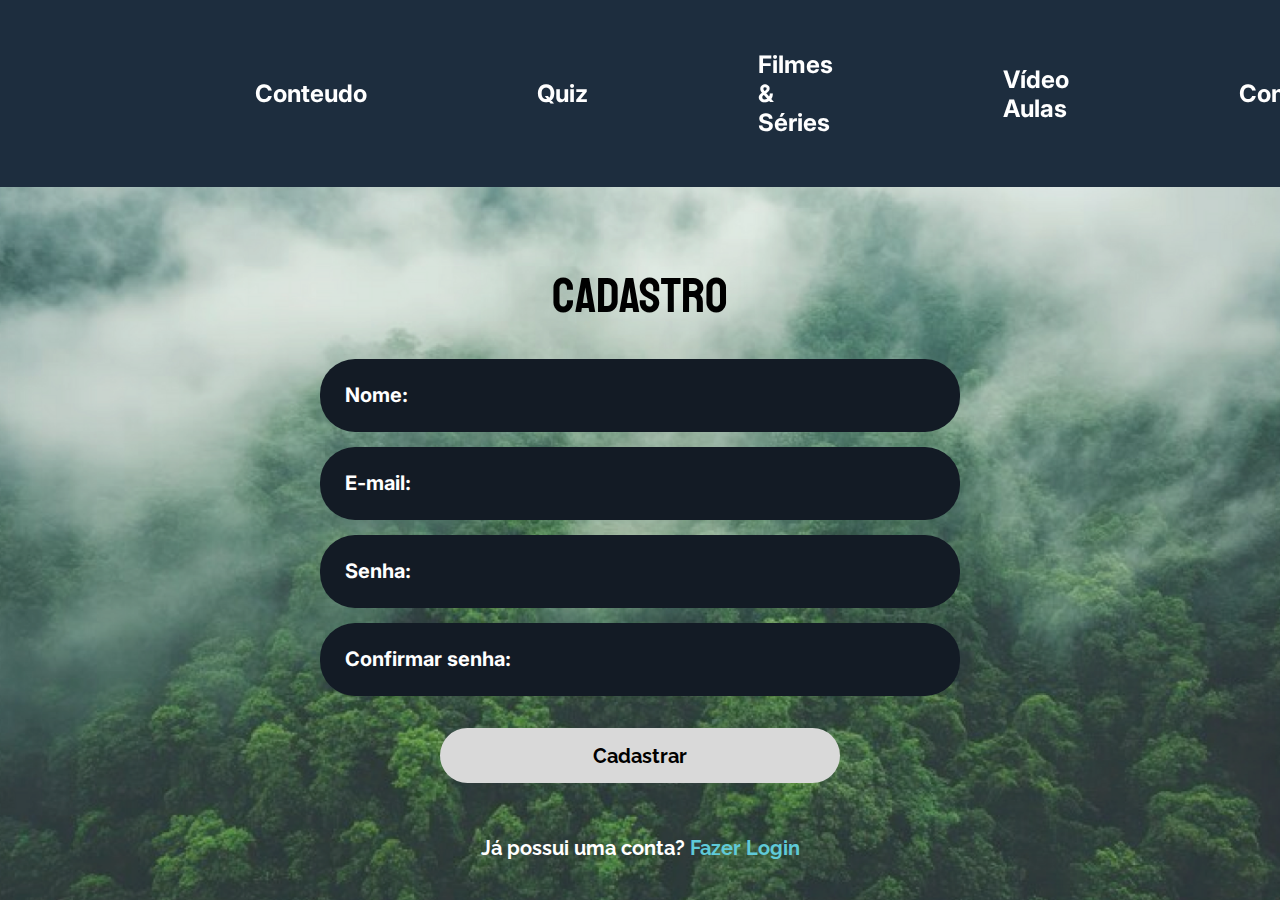
<file: cadastro/cadastro.html>
<!DOCTYPE html>
<html lang="en">
<head>
    <meta charset="UTF-8">
    <meta name="viewport" content="width=device-width, initial-scale=1.0">
    <link rel="stylesheet" href="cadastro.css">
    <link rel="preconnect" href="https://fonts.googleapis.com">
    <link rel="preconnect" href="https://fonts.gstatic.com" crossorigin>
    <link href="https://fonts.googleapis.com/css2?family=Rubik:ital,wght@0,300..900;1,300..900&family=Staatliches&display=swap" rel="stylesheet">

    <link rel="preconnect" href="https://fonts.googleapis.com">
    <link rel="preconnect" href="https://fonts.gstatic.com" crossorigin>
    <link href="https://fonts.googleapis.com/css2?family=Raleway:ital,wght@0,100..900;1,100..900&family=Rubik:ital,wght@0,300..900;1,300..900&family=Staatliches&display=swap" rel="stylesheet">

    <link rel="preconnect" href="https://fonts.googleapis.com">
    <link rel="preconnect" href="https://fonts.gstatic.com" crossorigin>
    <link href="https://fonts.googleapis.com/css2?family=Open+Sans:ital,wght@0,300..800;1,300..800&family=Raleway:ital,wght@0,100..900;1,100..900&family=Rubik:ital,wght@0,300..900;1,300..900&family=Staatliches&display=swap" rel="stylesheet">

    <link rel="preconnect" href="https://fonts.googleapis.com">
    <link rel="preconnect" href="https://fonts.gstatic.com" crossorigin>
    <link href="https://fonts.googleapis.com/css2?family=Inter:ital,opsz,wght@0,14..32,100..900;1,14..32,100..900&family=Open+Sans:ital,wght@0,300..800;1,300..800&family=Raleway:ital,wght@0,100..900;1,100..900&family=Rubik:ital,wght@0,300..900;1,300..900&family=Staatliches&display=swap" rel="stylesheet">
    <title>Document</title>
</head>
<body>
    <header>
        <nav>
            <a href="/index.html"><img src="/imgs/logo.png" alt="logo"></a>
            <a href="/conteudo/conteudo.html">Conteudo</a>
            <a href="/quiz/quiz.html">Quiz</a>
            <a href="/filmesseries/movies.html">Filmes & Séries</a>
            <a href="https://youtube.com/playlist?list=PLj4yVuRqCKGEKDETE1k3KKUM9w7wphv3Q&si=6wbSA2pNkzeLuEVE">Vídeo Aulas</a>
            <a href="/index.html#faq">Contato</a>
        </nav>
    </header>

    <main>
        <section class="cadastro">
            <h1> CADASTRO</h1>

            <form action="">
                
                <input type="text" id="nome" name="nome" placeholder="Nome:" required>
        
                <input type="email" id="email" name="email" placeholder="E-mail:" required>
        
                <input type="password" id="senha" name="senha" placeholder="Senha:" required>
        
                <input type="password" id="confirmar-senha" name="confirmar-senha" placeholder="Confirmar senha:" required>
            </form>

            <button>Cadastrar</button>

            <p>Já possui uma conta?  <a href="/login/login.html">Fazer Login</a></p>
        </section>
    </main>

</body>
</html>
</file>
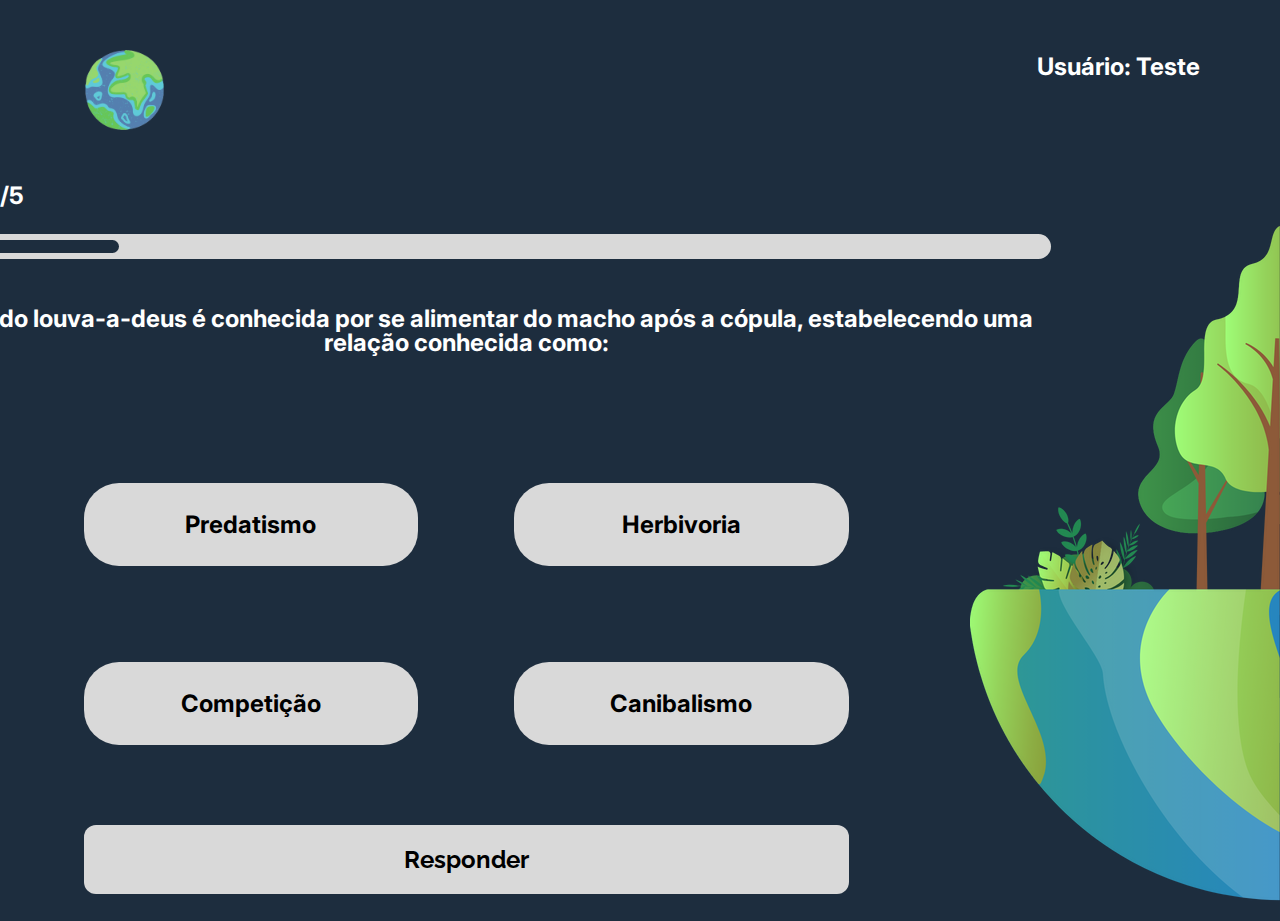
<file: quiz/pages/questoes/questoes.html>
<!DOCTYPE html>
<html lang="en">
<head>
    <meta charset="UTF-8">
    <meta name="viewport" content="width=device-width, initial-scale=1.0">
    <script src="questoes.js" defer></script>
    <link rel="stylesheet" href="questoes.css">
    <link rel="preconnect" href="https://fonts.googleapis.com">
    <link rel="preconnect" href="https://fonts.gstatic.com" crossorigin>
    <link href="https://fonts.googleapis.com/css2?family=Raleway:ital,wght@0,100..900;1,100..900&family=Rubik:ital,wght@0,300..900;1,300..900&family=Staatliches&display=swap" rel="stylesheet">

    <link rel="preconnect" href="https://fonts.googleapis.com">
    <link rel="preconnect" href="https://fonts.gstatic.com" crossorigin>
    <link href="https://fonts.googleapis.com/css2?family=Inter:ital,opsz,wght@0,14..32,100..900;1,14..32,100..900&family=Open+Sans:ital,wght@0,300..800;1,300..800&family=Raleway:ital,wght@0,100..900;1,100..900&family=Rubik:ital,wght@0,300..900;1,300..900&family=Staatliches&display=swap" rel="stylesheet">
    <title>Document</title>
</head>
<body>
    <header>
        <div>
            <nav>
                <a href="/index.html">
                    <img src="/imgs/logo.png" alt="Logo">
                </a>
            </nav>
        </div>
        <div class="user">
            <p>Usuário: Teste</p>
        </div>
    </header>
    
    <div class="container">
        <main>
            <section class="pergunta">
                <p>Pergunta 1/5</p>
                
                <div class="barra_progresso">
                    <div></div>
                </div>

                <h2></h2>

                <h2>A fêmea do louva-a-deus é conhecida por se alimentar do macho após a cópula, estabelecendo uma relação conhecida como:</h2>
                
            </section>

            <section class="alternativas">
                <form action="">
                    <label for="Predatismo" id="errada">
                        <input type="radio" id="alternativa_a" name="alternativa">
                        <div>
                            Predatismo
                        </div>
                    </label>

                    <label for="alternativa_b" id="errada">
                        <input type="radio" id="alternativa_b" name="alternativa">

                        <div>
                            Herbívora
                        </div>
                    </label>

                    <label for="alternativa_c" id="errada">
                        <input type="radio" id="alternativa_c" name="alternativa">

                        <div>
                            Competição
                        </div>
                    </label>

                    <label for="alternativa_d" id="correta">
                        <input type="radio" id="alternativa_d" name="alternativa">

                        <div>
                            Canibalismo
                        </div>
                    </label>

                </form>
                
                <a href=""><!--vai pra proxima pagina-->
                    <button>Próxima</button>
                </a>

            </section>             
        </main>

        <div class="img">
            <img src="/imgs/fundo.png" alt="Árvore no mundo">
        </div>
    </div>
</body>
</html>
</file>
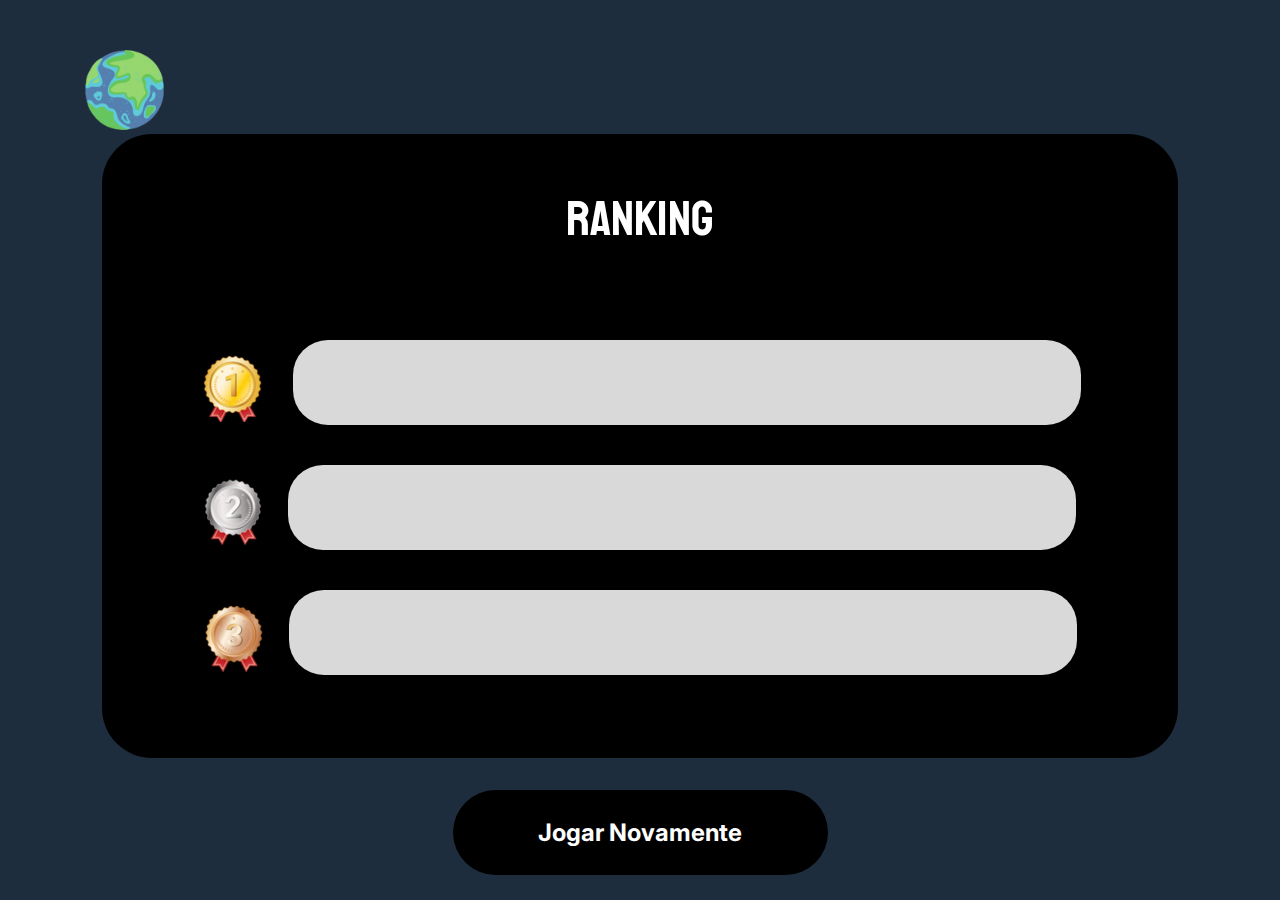
<file: quiz/pages/ranking/ranking.html>
<!DOCTYPE html>
<html lang="en">
<head>
    <meta charset="UTF-8">
    <meta name="viewport" content="width=device-width, initial-scale=1.0">
    <link rel="stylesheet" href="ranking.css">
    <link rel="preconnect" href="https://fonts.googleapis.com">
    <link rel="preconnect" href="https://fonts.gstatic.com" crossorigin>
    <link href="https://fonts.googleapis.com/css2?family=Rubik:ital,wght@0,300..900;1,300..900&family=Staatliches&display=swap" rel="stylesheet">

    <link rel="preconnect" href="https://fonts.googleapis.com">
    <link rel="preconnect" href="https://fonts.gstatic.com" crossorigin>
    <link href="https://fonts.googleapis.com/css2?family=Raleway:ital,wght@0,100..900;1,100..900&family=Rubik:ital,wght@0,300..900;1,300..900&family=Staatliches&display=swap" rel="stylesheet">

    <link rel="preconnect" href="https://fonts.googleapis.com">
    <link rel="preconnect" href="https://fonts.gstatic.com" crossorigin>
    <link href="https://fonts.googleapis.com/css2?family=Inter:ital,opsz,wght@0,14..32,100..900;1,14..32,100..900&family=Open+Sans:ital,wght@0,300..800;1,300..800&family=Raleway:ital,wght@0,100..900;1,100..900&family=Rubik:ital,wght@0,300..900;1,300..900&family=Staatliches&display=swap" rel="stylesheet">

    <script src="ranking.js" type="module" defer></script>
    <title>Document</title>
</head>
<body>
    <header>
        <nav>
            <a href="/index.html">
                <img src="/imgs/logo.png" alt="Logo">
            </a>
        </nav>
    </header>
    <div class="container">
        <main>
            <h1>RANKING</h1>

            <div class="ranking">
                <img src="/imgs/ouro.png" alt="medalha de ouro">
                <div class="div">
                    <span class="name"></span>
                    <span class="score"></span>
                </div>
            </div>
            
            <div class="ranking">
                <img src="/imgs/prata.png" alt="medalha de prata">
                <div class="div">
                    <span class="name"></span>
                    <span class="score"></span>
                </div>
            </div>
            
            <div class="ranking">
                <img src="/imgs/bronze.png" alt="medalha de bronze">
                <div class="div">
                    <span class="name"></span>
                    <span class="score"></span>
                </div>
            </div>
            
            

        </main>
        
        <a href="/quiz/quiz.html"><button>Jogar Novamente</button></a>

    </div>
</body>
</html>
</file>
<file: cadastro/cadastro.css>
* {
    margin: 0;
    padding: 0;
    box-sizing: border-box;
}

:root {
    --azul-escuro: #1D2D3E;
    --azul-claro: #5FCAD8 ;
    --verde-claro: #F0F9EE;
    --cinza: #D9D9D9;
    --white: #FFFFFF;
    --button: #0A0E13;
}


header {
    background-color: var(--azul-escuro);
    top: 0; 
    width: 100%;
    position: fixed;

    height: 1440px 132px;

    
    left: 0;
    z-index: 1;

    object-fit: contain;

}

nav {
    display: flex;
    justify-content: space-between;
    align-items: center;
    margin-inline: auto;

}

nav a {
    color: var(--white);
    font-family: 'Inter';
    font-weight: bold;
    font-size: 24px;

    padding: 50px 85px;
    text-decoration: none;
}

nav a:hover {
    color: var(--azul-claro);
}

nav img {
    max-width: 40%;

}

main {
    height: 100vh;
}

.cadastro {
    background-image: url(/imgs/background.png);
    background-size: cover;
    width: 100%;
    height: 100vh;

    margin-top: 11.5rem;

    justify-content: center;
    flex-direction: column;
    text-align: center;
    align-items: center;
}

.cadastro p {
    color: var(--white);
    font-family: 'Raleway';
    font-weight: bold;
    font-size: 20px;
    margin-top: 53px;
}

.cadastro a {
    color: var(--azul-claro);
    text-decoration: none;
}

.cadastro button {
    background-color: var(--cinza);
    border: none; 
    cursor: pointer;  
    border-radius: 50px;
    width: 400px;
    height: 55px;

    font-family: 'Raleway';
    font-weight: bolder;
    font-size: 20px;


    margin-top: 2rem;
    
}

.cadastro button:hover {
    background-color: #b9b8b8;
}

.cadastro form {
    margin-top: 2rem;

    justify-content: center;
    flex-direction: column;
    text-align: center;
    align-items: center;
}
  
.cadastro h1{
    margin-top: 5rem;
    font-family: 'Staatliches';
    font-weight: 100;
    font-size: 50px;
    text-align: center;
}
  

main {
    display: flex;
    align-items: center;
    flex-direction: column;
}

form {
    display: flex;
    flex-direction: column;
    gap: 15px;
  }
  
  form ::placeholder {
    font-family: 'Inter';
    font-weight: bold;
    
    color: var(--white);
  }
  
 main input {
    padding: 25px ;
    width: 50%;
    border: none;
    border-radius: 35px;
    background: #131B25;
    color: #fff;
    font-size: 20px;
    
  }
 
  main form p {
    font-size: 14px;
  }
  
  main form p a {
    color: #00bcd4;
    text-decoration: none;
  }
</file>
<file: quiz/pages/questoes/questoes.css>
* {
    margin: 0;
    padding: 0;
    box-sizing: border-box;
}

:root {
    --azul-escuro: #1D2D3E;
    --azul-claro: #5FCAD8 ;
    --verde-claro: #F0F9EE;
    --cinza: #D9D9D9;
    --white: #FFFFFF;
    --button: #0A0E13;
}



nav {
    display: flex;
    justify-content: space-between;
    align-items: center;
    margin-inline: auto;
 
    padding: 50px 85px;

    margin-bottom: -50px;
}

nav img {
    max-width: 40%;

}

header {
    display: flex;
    justify-content: space-between;
    align-items: center;
}

header > div {
    display: flex;
    justify-content: space-between;
    align-items: center;
    gap: 4.3rem;
}

.user p {
    color: var(--white);
    margin-right: 5rem;
    font-family: 'Inter';
    font-weight: bold;
    font-size: 24px;
}

body {
    background-color: var(--azul-escuro);
}


.img {
    height: 677px;
    width: 310px;
    margin-top: 70px;

    margin-bottom: 20px;
}


.container {
    display: flex;
    justify-content: space-between;
    align-items: center;
    
    margin-top: 20px;

}

.container main {
    display: flex;
    flex-direction: column;
    justify-content: center;
    align-items: center;
    margin: 0 auto; 
    width: 60%;

    margin-right: 120px;


}



main {
    display: flex;
    justify-content: center;
    flex-direction: column;
    align-items: center;
    
    
}

.pergunta {
    color: var(--white);
    margin-bottom: 5rem;
    font-family: 'Inter';
    font-weight: bold;
}

.pergunta p {
    font-family: 'Inter';
    font-weight: bold;
    font-size: 24px;
    margin-bottom: 1.5rem;
}

.pergunta h2 {
    color: var(--white);
    text-align: center;
    font-family: 'Inter';
    font-weight: bold;
    font-size: 24px;
    line-height: 24px;
    margin-bottom: 3rem;
}

.barra_progresso {
    width: 130vh;
    background: var(--cinza);
    height: 25px;
    padding: 6px;
    border-radius: 999px;
    margin-bottom: 3rem;
}


.barra_progresso div {
    height: 100%;
    background: var(--azul-escuro);
    border-radius: 999px;
    width: 20%;
}

.alternativas form {
    display: grid;
    grid-template-columns: 1fr 1fr;
    gap: 6rem;
}

.alternativas label {
    display: flex;
    justify-content: center;
    color: black;
    background: var(--cinza);
    border-radius: 35px;
    cursor: pointer;
    padding: 27px;
    font-family: 'Inter';
    font-weight: bold;
    font-size: 24px;



}


.alternativas label:has(input:checked) {
    outline: 5px solid black;
    
} 

.alternativas label:hover{
    color:  var(--azul-escuro);
   
}


.alternativas label#correta {
    outline: 3px solid green;

    
    background: green;
    color: black ;
    
    
}

.alternativas label#errada {
    outline: 3px solid red;

    background: red;
    color: black;
}

.alternativas input{
    display: none;
}


.alternativas div {
    display: flex;
    align-items: center;
    gap: 10rem;

}

.alternativas button {
    margin-top: 5rem;
    padding: 20px 20rem;
    border-radius: 12px;
    border: none;
    background: var(--cinza);
    color: black;
    width: 100%;

    font-family: 'Raleway';
    font-weight: bold;
    font-size: 24px;
}

.alternativas button:hover {
    background: #bdbdbd;
    cursor: pointer;
}
</file>
<file: quiz/pages/ranking/ranking.css>
* {
    margin: 0;
    padding: 0;
    box-sizing: border-box;
}

:root {
    --azul-escuro: #1D2D3E;
    --azul-claro: #5FCAD8 ;
    --verde-claro: #F0F9EE;
    --cinza: #D9D9D9;
    --white: #FFFFFF;
    --button: #0A0E13;
}



nav {
    display: flex;
    justify-content: space-between;
    align-items: center;
    margin-inline: auto;
 
    padding: 50px 85px;

    margin-bottom: -50px;
}

nav img {
    max-width: 40%;

}

body {
    background-color: var(--azul-escuro);
}

.container {


    display: flex;
    justify-content: center;
    flex-direction: column;
    text-align: center;
    align-items: center;

}

main {
    background-color: #000000;
    border-radius: 50px;
    height: 624px;
    width: 1076px;

    text-align: center;
    display: flex;
    flex-direction: column;
    justify-content: center;
    align-items: center;

}

main h1 {
    color: var(--white);
    font-family: 'Staatliches';
    font-weight: 100;
    font-size: 50px;

    margin-bottom: 5rem;
   
}

main p {

    color: black;
    font-family: 'Inter';
    font-weight: bold;
    font-size: 24px;
}

.ranking {
    display: flex;
    align-items: center;
    padding: 10px;
    border-radius: 8px;
    margin-bottom: 10px;
    
}

.ranking img {
    margin-right: 25px;
}

.div {
    background-color: var(--cinza);
    border-radius: 35px;
    width: 788px;
    height: 85px;
    
    display: flex;
    align-items: center;
    justify-content: space-between;

    margin-bottom: 10px;
    color: #000;
}

.user p {
    margin-left: 35px;
}

.name {
    font-family: 'Inter';
    font-weight: bold;
    font-size: 24px;

    flex-grow: 1;
    text-align: left;
    margin-left: 35px;
  }
  
.score {
    font-family: 'Inter';
    font-weight: bold;
    font-size: 24px;
    margin-right: 25px;
}

main img {
    display: flex;
    justify-content: flex-end;
}

button {
    background-color: #000000;
    color: var(--white);
    border: none; 
    cursor: pointer;  
    border-radius: 50px;
    width: 375px;
    height: 85px;

    
    font-family: 'Inter';
    font-weight: bold;
    font-size: 24px;
        
    margin-top: 2rem;
    
}

button:hover {
    background-color: #333333;
}
</file>
